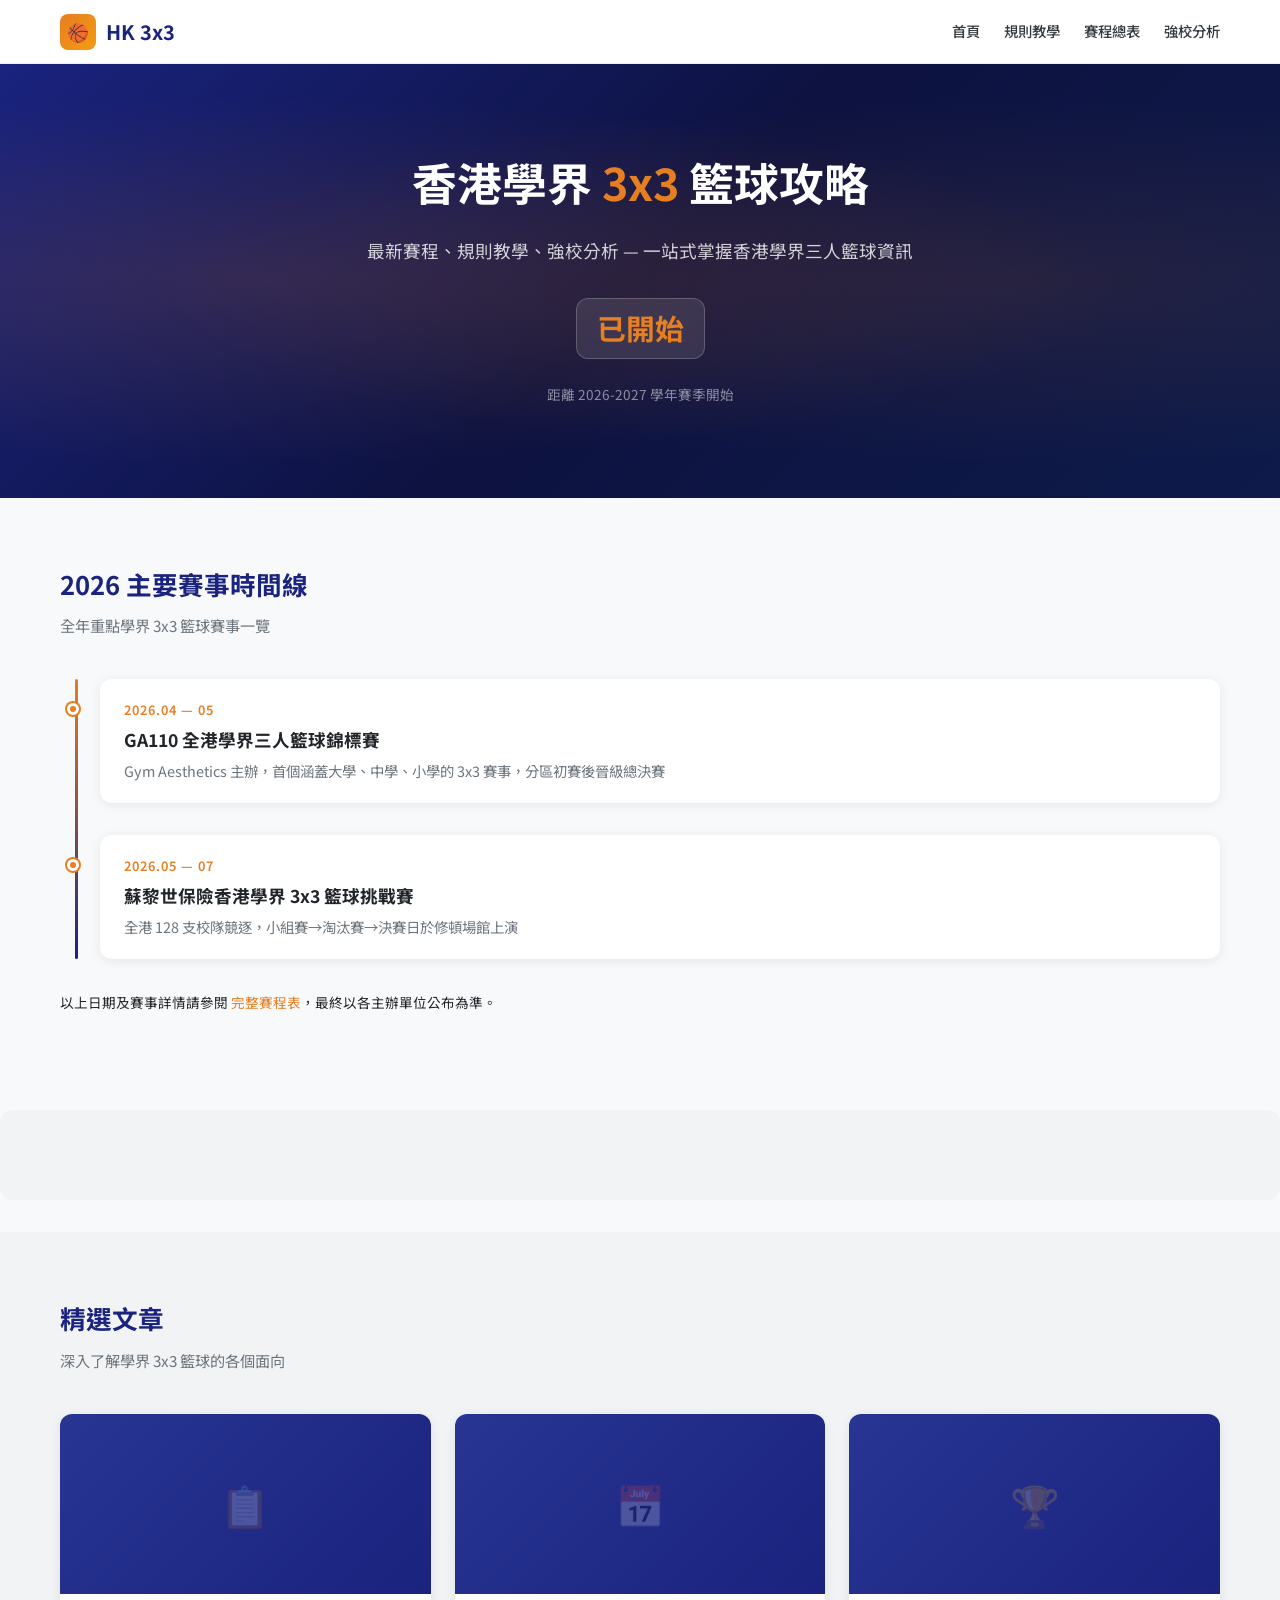
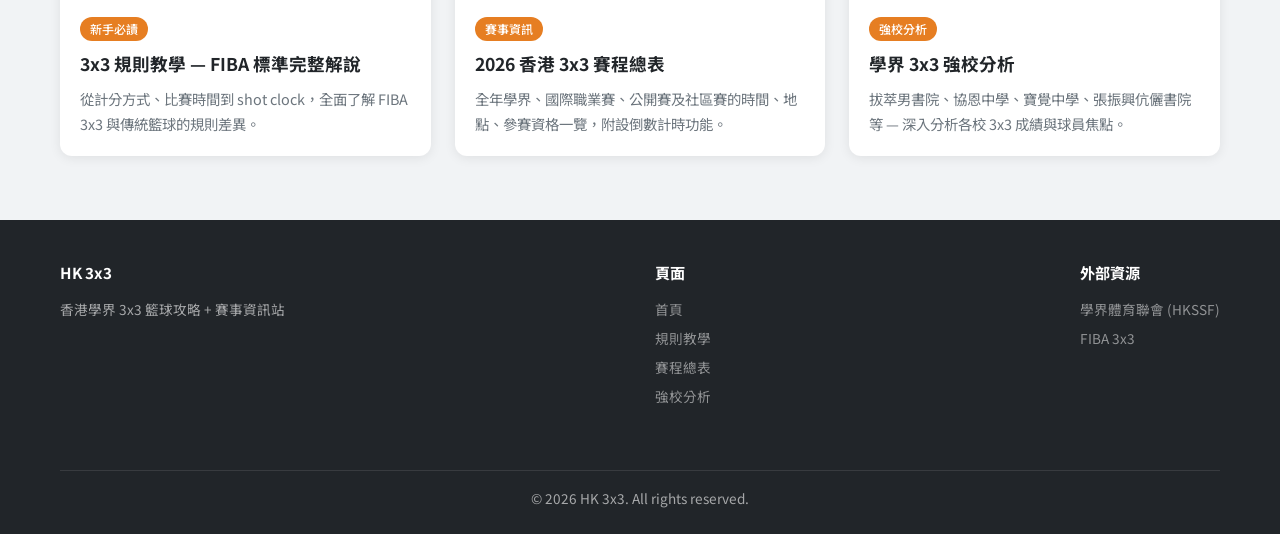
<file: index.html>
<!DOCTYPE html>
<html lang="zh-HK">
<head>
  <meta charset="UTF-8">
  <meta name="viewport" content="width=device-width, initial-scale=1.0">
  <title>香港學界 3x3 籃球攻略 | 賽事資訊站</title>
  <meta name="description" content="香港學界 3x3 籃球攻略 — 最新賽程、規則教學、強校分析，一站式學界籃球資訊平台。">
  <meta name="keywords" content="香港學界籃球,3x3 籃球,學界賽事,籃球攻略,三人籃球">
  <meta property="og:title" content="香港學界 3x3 籃球攻略">
  <meta property="og:description" content="最新賽程、規則教學、強校分析，一站式學界籃球資訊平台。">
  <meta property="og:type" content="website">
  <meta property="og:url" content="https://hk3x3.cubedhub.com/">
  <meta property="og:locale" content="zh_HK">
  <link rel="preconnect" href="https://fonts.googleapis.com">
  <link rel="preconnect" href="https://fonts.gstatic.com" crossorigin>
  <link href="https://fonts.googleapis.com/css2?family=Noto+Sans+TC:wght@400;500;600;700&display=swap" rel="stylesheet">
  <link rel="stylesheet" href="css/style.css">
  <link rel="canonical" href="https://hk3x3.cubedhub.com/">
  <!-- Google AdSense -->
  <meta name="google-adsense-account" content="ca-pub-4900630860092971">
  <!-- Google tag (gtag.js) -->
  <script async src="https://www.googletagmanager.com/gtag/js?id=G-132PFXDSM9"></script>
  <script>
    window.dataLayer = window.dataLayer || [];
    function gtag(){dataLayer.push(arguments);}
    gtag('js', new Date());
    gtag('config', 'G-132PFXDSM9');
  </script>
  <script async src="https://pagead2.googlesyndication.com/pagead/js/adsbygoogle.js?client=ca-pub-4900630860092971" crossorigin="anonymous"></script>
</head>
<body>

<header class="header">
  <div class="container">
    <a href="index.html" class="logo">
      <span class="logo-icon">🏀</span>
      <span>HK 3x3</span>
    </a>
    <button class="hamburger" aria-label="選單">
      <span></span><span></span><span></span>
    </button>
    <nav class="nav">
      <a href="index.html">首頁</a>
      <a href="articles/rules-guide.html">規則教學</a>
      <a href="articles/schedule-2026.html">賽程總表</a>
      <a href="articles/top-schools.html">強校分析</a>
    </nav>
  </div>
</header>

<section class="hero">
  <div class="container">
    <h1>香港學界 <span>3x3</span> 籃球攻略</h1>
    <p>最新賽程、規則教學、強校分析 — 一站式掌握香港學界三人籃球資訊</p>
    <div class="countdown-wrap" id="hero-countdown"></div>
    <p style="font-size:0.85rem;color:rgba(255,255,255,0.5);">距離 2026-2027 學年賽季開始</p>
  </div>
</section>

<section class="section" id="timeline">
  <div class="container">
    <h2 class="section-title reveal">2026 主要賽事時間線</h2>
    <p class="section-sub reveal">全年重點學界 3x3 籃球賽事一覽</p>
    <div class="timeline">
      <div class="timeline-item reveal">
        <div class="date">2026.04 — 05</div>
        <h3>GA110 全港學界三人籃球錦標賽</h3>
        <p>Gym Aesthetics 主辦，首個涵蓋大學、中學、小學的 3x3 賽事，分區初賽後晉級總決賽</p>
      </div>
      <div class="timeline-item reveal">
        <div class="date">2026.05 — 07</div>
        <h3>蘇黎世保險香港學界 3x3 籃球挑戰賽</h3>
        <p>全港 128 支校隊競逐，小組賽→淘汰賽→決賽日於修頓場館上演</p>
      </div>
    </div>
    <p style="font-size:0.85rem;color:var(--gray-500);margin-top:12px;">以上日期及賽事詳情請參閱 <a href="articles/schedule-2026.html">完整賽程表</a>，最終以各主辦單位公布為準。</p>
  </div>
</section>

<div class="ad-unit">
  <ins class="adsbygoogle"
       style="display:block"
       data-ad-client="ca-pub-4900630860092971"
       data-ad-slot="1234567890"
       data-ad-format="auto"
       data-full-width-responsive="true"></ins>
  <script>(adsbygoogle = window.adsbygoogle || []).push({});</script>
</div>

<section class="section" style="background:var(--gray-100);" id="articles">
  <div class="container">
    <h2 class="section-title reveal">精選文章</h2>
    <p class="section-sub reveal">深入了解學界 3x3 籃球的各個面向</p>
    <div class="card-grid">
      <a href="articles/rules-guide.html" class="card reveal">
        <div class="card-thumb">📋</div>
        <div class="card-body">
          <span class="tag">新手必讀</span>
          <h3>3x3 規則教學 — FIBA 標準完整解說</h3>
          <p>從計分方式、比賽時間到 shot clock，全面了解 FIBA 3x3 與傳統籃球的規則差異。</p>
        </div>
      </a>
      <a href="articles/schedule-2026.html" class="card reveal">
        <div class="card-thumb">📅</div>
        <div class="card-body">
          <span class="tag">賽事資訊</span>
          <h3>2026 香港 3x3 賽程總表</h3>
          <p>全年學界、國際職業賽、公開賽及社區賽的時間、地點、參賽資格一覽，附設倒數計時功能。</p>
        </div>
      </a>
      <a href="articles/top-schools.html" class="card reveal">
        <div class="card-thumb">🏆</div>
        <div class="card-body">
          <span class="tag">強校分析</span>
          <h3>學界 3x3 強校分析</h3>
          <p>拔萃男書院、協恩中學、寶覺中學、張振興伉儷書院等 — 深入分析各校 3x3 成績與球員焦點。</p>
        </div>
      </a>
    </div>
  </div>
</section>


<footer class="footer">
  <div class="container">
    <div class="footer-col">
      <h4>HK 3x3</h4>
      <p>香港學界 3x3 籃球攻略 + 賽事資訊站</p>
    </div>
    <div class="footer-col">
      <h4>頁面</h4>
      <a href="index.html">首頁</a>
      <a href="articles/rules-guide.html">規則教學</a>
      <a href="articles/schedule-2026.html">賽程總表</a>
      <a href="articles/top-schools.html">強校分析</a>
    </div>
    <div class="footer-col">
      <h4>外部資源</h4>
      <a href="http://www.hkssf.org.hk/" target="_blank" rel="noopener">學界體育聯會 (HKSSF)</a>
      <a href="https://fiba3x3.com/" target="_blank" rel="noopener">FIBA 3x3</a>
    </div>
    <div class="footer-bottom">
      &copy; 2026 HK 3x3. All rights reserved.
    </div>
  </div>
</footer>

<script src="js/main.js"></script>
</body>
</html>
</file>
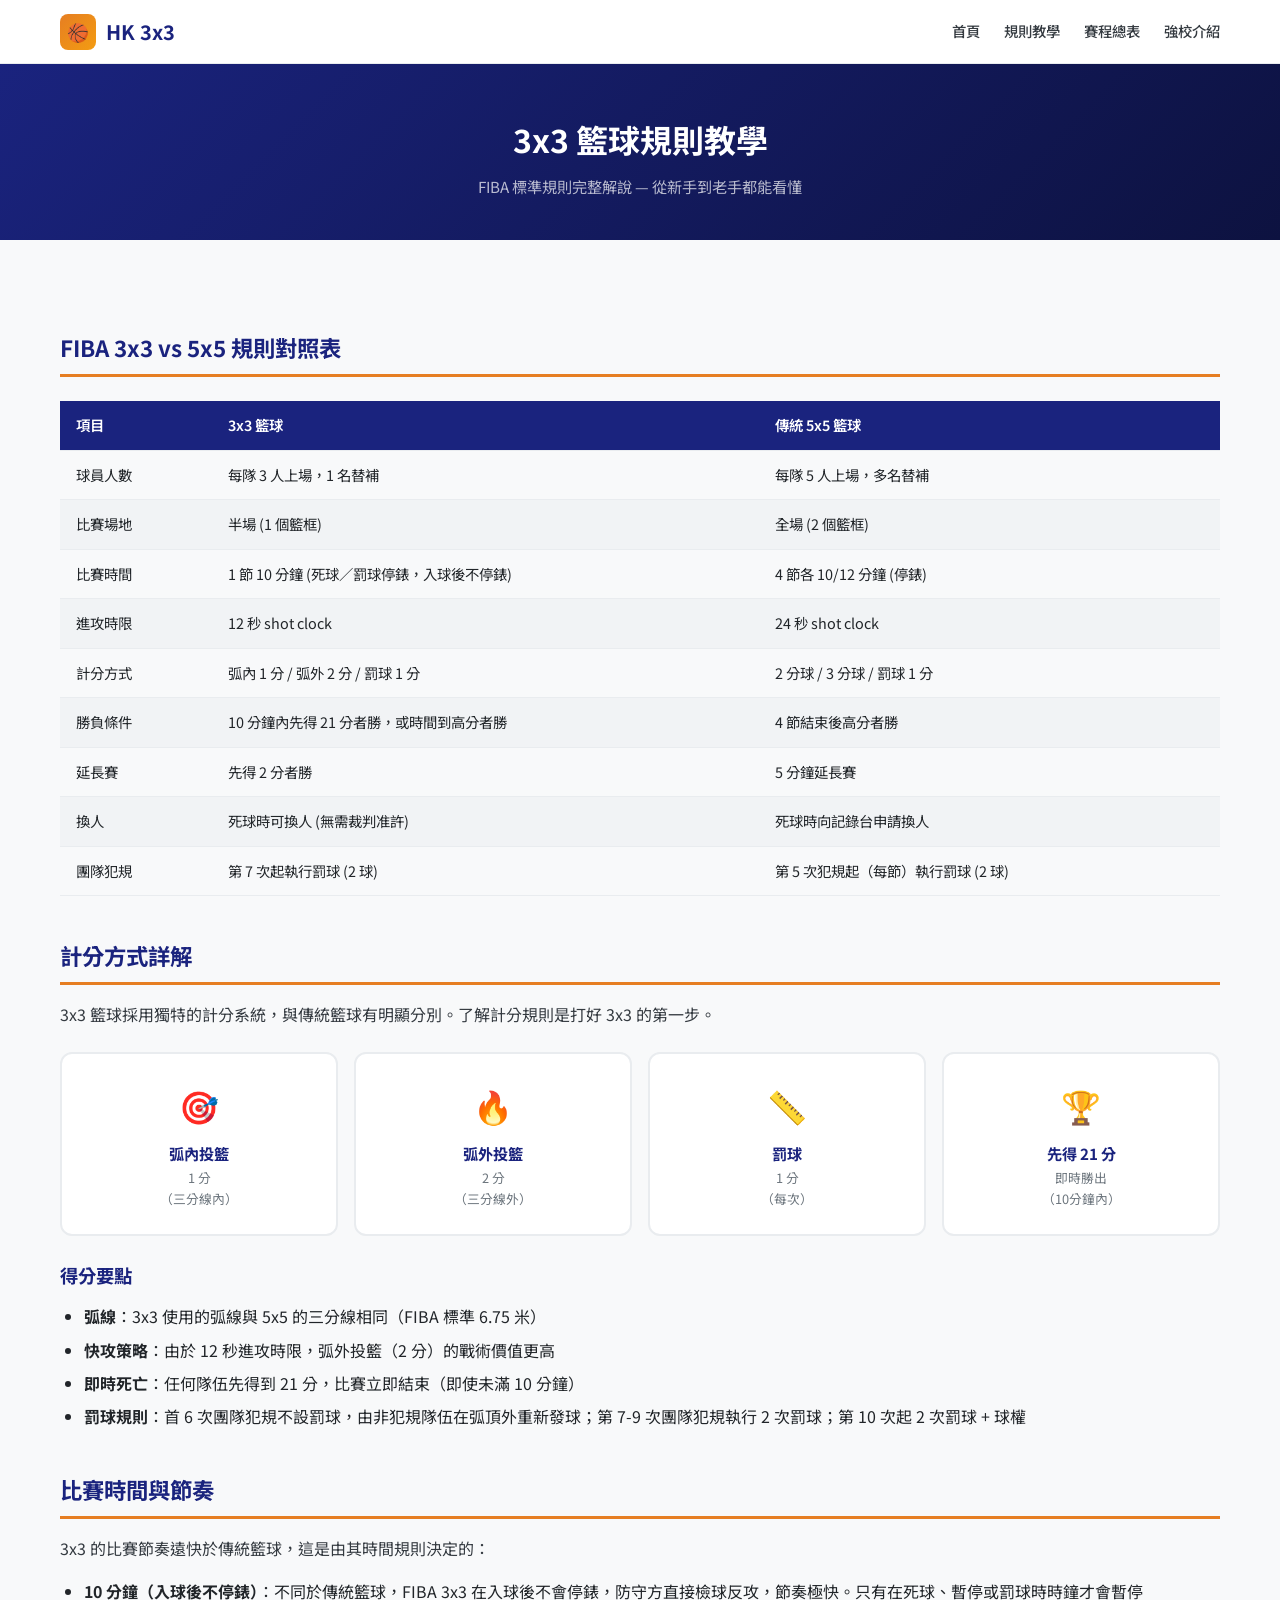
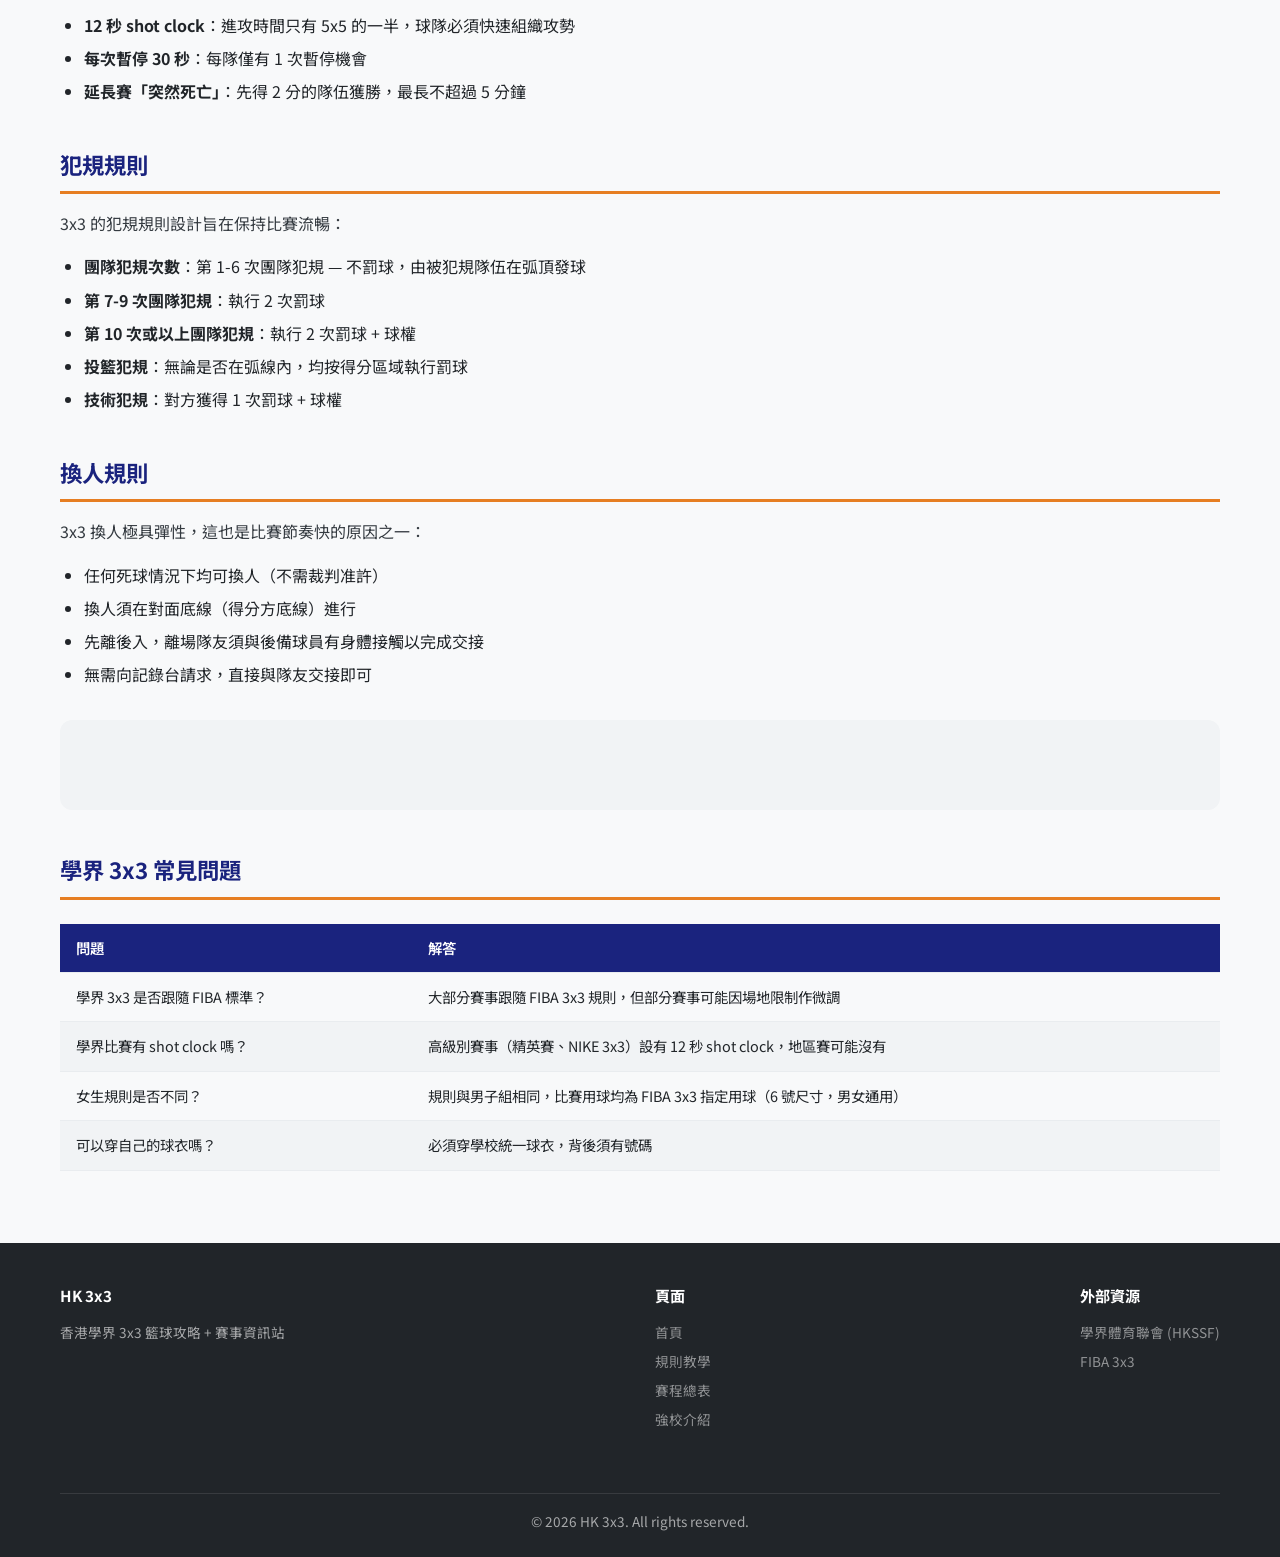
<file: articles/rules-guide.html>
<!DOCTYPE html>
<html lang="zh-HK">
<head>
  <meta charset="UTF-8">
  <meta name="viewport" content="width=device-width, initial-scale=1.0">
  <title>3x3 規則教學 — FIBA 標準完整解說 | 香港學界 3x3 籃球攻略</title>
  <meta name="description" content="完整 FIBA 3x3 籃球規則解說：計分方式、比賽時間、shot clock、換人規則，與傳統 5x5 的全面對比。">
  <meta name="keywords" content="3x3 規則,FIBA 3x3,三人籃球規則,學界籃球規則,籃球教學">
  <meta property="og:title" content="3x3 規則教學 — FIBA 標準完整解說">
  <meta property="og:description" content="完整 FIBA 3x3 籃球規則解說，與傳統 5x5 的全面對比。">
  <meta property="og:type" content="article">
  <meta property="og:url" content="https://hk3x3.cubedhub.com/articles/rules-guide.html">
  <meta property="og:locale" content="zh_HK">
  <link rel="preconnect" href="https://fonts.googleapis.com">
  <link rel="preconnect" href="https://fonts.gstatic.com" crossorigin>
  <link href="https://fonts.googleapis.com/css2?family=Noto+Sans+TC:wght@400;500;600;700&display=swap" rel="stylesheet">
  <link rel="stylesheet" href="../css/style.css">
  <link rel="canonical" href="https://hk3x3.cubedhub.com/articles/rules-guide.html">
  <!-- Google AdSense -->
  <meta name="google-adsense-account" content="ca-pub-4900630860092971">
  <!-- Google tag (gtag.js) -->
  <script async src="https://www.googletagmanager.com/gtag/js?id=G-132PFXDSM9"></script>
  <script>
    window.dataLayer = window.dataLayer || [];
    function gtag(){dataLayer.push(arguments);}
    gtag('js', new Date());
    gtag('config', 'G-132PFXDSM9');
  </script>
  <script async src="https://pagead2.googlesyndication.com/pagead/js/adsbygoogle.js?client=ca-pub-4900630860092971" crossorigin="anonymous"></script>
</head>
<body>

<header class="header">
  <div class="container">
    <a href="../index.html" class="logo">
      <span class="logo-icon">🏀</span>
      <span>HK 3x3</span>
    </a>
    <button class="hamburger" aria-label="選單">
      <span></span><span></span><span></span>
    </button>
    <nav class="nav">
      <a href="../index.html">首頁</a>
      <a href="rules-guide.html">規則教學</a>
      <a href="schedule-2026.html">賽程總表</a>
      <a href="top-schools.html">強校介紹</a>
    </nav>
  </div>
</header>

<section class="page-header">
  <div class="container">
    <h1>3x3 籃球規則教學</h1>
    <p>FIBA 標準規則完整解說 — 從新手到老手都能看懂</p>
  </div>
</section>

<section class="content">
  <div class="container">

    <h2>FIBA 3x3 vs 5x5 規則對照表</h2>
    <div class="table-wrap">
      <table>
        <thead>
          <tr><th>項目</th><th>3x3 籃球</th><th>傳統 5x5 籃球</th></tr>
        </thead>
        <tbody>
          <tr><td>球員人數</td><td>每隊 3 人上場，1 名替補</td><td>每隊 5 人上場，多名替補</td></tr>
          <tr><td>比賽場地</td><td>半場 (1 個籃框)</td><td>全場 (2 個籃框)</td></tr>
          <tr><td>比賽時間</td><td>1 節 10 分鐘 (死球／罰球停錶，入球後不停錶)</td><td>4 節各 10/12 分鐘 (停錶)</td></tr>
          <tr><td>進攻時限</td><td>12 秒 shot clock</td><td>24 秒 shot clock</td></tr>
          <tr><td>計分方式</td><td>弧內 1 分 / 弧外 2 分 / 罰球 1 分</td><td>2 分球 / 3 分球 / 罰球 1 分</td></tr>
          <tr><td>勝負條件</td><td>10 分鐘內先得 21 分者勝，或時間到高分者勝</td><td>4 節結束後高分者勝</td></tr>
          <tr><td>延長賽</td><td>先得 2 分者勝</td><td>5 分鐘延長賽</td></tr>
          <tr><td>換人</td><td>死球時可換人 (無需裁判准許)</td><td>死球時向記錄台申請換人</td></tr>
          <tr><td>團隊犯規</td><td>第 7 次起執行罰球 (2 球)</td><td>第 5 次犯規起（每節）執行罰球 (2 球)</td></tr>
        </tbody>
      </table>
    </div>

    <h2>計分方式詳解</h2>
    <p>3x3 籃球採用獨特的計分系統，與傳統籃球有明顯分別。了解計分規則是打好 3x3 的第一步。</p>

    <div class="diagram">
      <div class="diagram-item">
        <div class="icon">🎯</div>
        <h4>弧內投籃</h4>
        <p>1 分<br>（三分線內）</p>
      </div>
      <div class="diagram-item">
        <div class="icon">🔥</div>
        <h4>弧外投籃</h4>
        <p>2 分<br>（三分線外）</p>
      </div>
      <div class="diagram-item">
        <div class="icon">📏</div>
        <h4>罰球</h4>
        <p>1 分<br>（每次）</p>
      </div>
      <div class="diagram-item">
        <div class="icon">🏆</div>
        <h4>先得 21 分</h4>
        <p>即時勝出<br>（10分鐘內）</p>
      </div>
    </div>

    <h3>得分要點</h3>
    <ul>
      <li><strong>弧線</strong>：3x3 使用的弧線與 5x5 的三分線相同（FIBA 標準 6.75 米）</li>
      <li><strong>快攻策略</strong>：由於 12 秒進攻時限，弧外投籃（2 分）的戰術價值更高</li>
      <li><strong>即時死亡</strong>：任何隊伍先得到 21 分，比賽立即結束（即使未滿 10 分鐘）</li>
      <li><strong>罰球規則</strong>：首 6 次團隊犯規不設罰球，由非犯規隊伍在弧頂外重新發球；第 7-9 次團隊犯規執行 2 次罰球；第 10 次起 2 次罰球 + 球權</li>
    </ul>

    <h2>比賽時間與節奏</h2>
    <p>3x3 的比賽節奏遠快於傳統籃球，這是由其時間規則決定的：</p>
    <ul>
      <li><strong>10 分鐘（入球後不停錶）</strong>：不同於傳統籃球，FIBA 3x3 在入球後不會停錶，防守方直接檢球反攻，節奏極快。只有在死球、暫停或罰球時時鐘才會暫停</li>
      <li><strong>12 秒 shot clock</strong>：進攻時間只有 5x5 的一半，球隊必須快速組織攻勢</li>
      <li><strong>每次暫停 30 秒</strong>：每隊僅有 1 次暫停機會</li>
      <li><strong>延長賽「突然死亡」</strong>：先得 2 分的隊伍獲勝，最長不超過 5 分鐘</li>
    </ul>

    <h2>犯規規則</h2>
    <p>3x3 的犯規規則設計旨在保持比賽流暢：</p>
    <ul>
      <li><strong>團隊犯規次數</strong>：第 1-6 次團隊犯規 — 不罰球，由被犯規隊伍在弧頂發球</li>
      <li><strong>第 7-9 次團隊犯規</strong>：執行 2 次罰球</li>
      <li><strong>第 10 次或以上團隊犯規</strong>：執行 2 次罰球 + 球權</li>
      <li><strong>投籃犯規</strong>：無論是否在弧線內，均按得分區域執行罰球</li>
      <li><strong>技術犯規</strong>：對方獲得 1 次罰球 + 球權</li>
    </ul>

    <h2>換人規則</h2>
    <p>3x3 換人極具彈性，這也是比賽節奏快的原因之一：</p>
    <ul>
      <li>任何死球情況下均可換人（不需裁判准許）</li>
      <li>換人須在對面底線（得分方底線）進行</li>
      <li>先離後入，離場隊友須與後備球員有身體接觸以完成交接</li>
      <li>無需向記錄台請求，直接與隊友交接即可</li>
    </ul>

    <div class="ad-unit">
      <ins class="adsbygoogle"
           style="display:block"
           data-ad-client="ca-pub-4900630860092971"
           data-ad-slot="1234567890"
           data-ad-format="auto"
           data-full-width-responsive="true"></ins>
      <script>(adsbygoogle = window.adsbygoogle || []).push({});</script>
    </div>

    <h2>學界 3x3 常見問題</h2>
    <div class="table-wrap">
      <table>
        <thead>
          <tr><th>問題</th><th>解答</th></tr>
        </thead>
        <tbody>
          <tr><td>學界 3x3 是否跟隨 FIBA 標準？</td><td>大部分賽事跟隨 FIBA 3x3 規則，但部分賽事可能因場地限制作微調</td></tr>
          <tr><td>學界比賽有 shot clock 嗎？</td><td>高級別賽事（精英賽、NIKE 3x3）設有 12 秒 shot clock，地區賽可能沒有</td></tr>
          <tr><td>女生規則是否不同？</td><td>規則與男子組相同，比賽用球均為 FIBA 3x3 指定用球（6 號尺寸，男女通用）</td></tr>
          <tr><td>可以穿自己的球衣嗎？</td><td>必須穿學校統一球衣，背後須有號碼</td></tr>
        </tbody>
      </table>
    </div>

  </div>
</section>

<footer class="footer">
  <div class="container">
    <div class="footer-col">
      <h4>HK 3x3</h4>
      <p>香港學界 3x3 籃球攻略 + 賽事資訊站</p>
    </div>
    <div class="footer-col">
      <h4>頁面</h4>
      <a href="../index.html">首頁</a>
      <a href="rules-guide.html">規則教學</a>
      <a href="schedule-2026.html">賽程總表</a>
      <a href="top-schools.html">強校介紹</a>
    </div>
    <div class="footer-col">
      <h4>外部資源</h4>
      <a href="http://www.hkssf.org.hk/" target="_blank" rel="noopener">學界體育聯會 (HKSSF)</a>
      <a href="https://fiba3x3.com/" target="_blank" rel="noopener">FIBA 3x3</a>
    </div>
    <div class="footer-bottom">
      &copy; 2026 HK 3x3. All rights reserved.
    </div>
  </div>
</footer>

<script src="../js/main.js"></script>
</body>
</html>
</file>
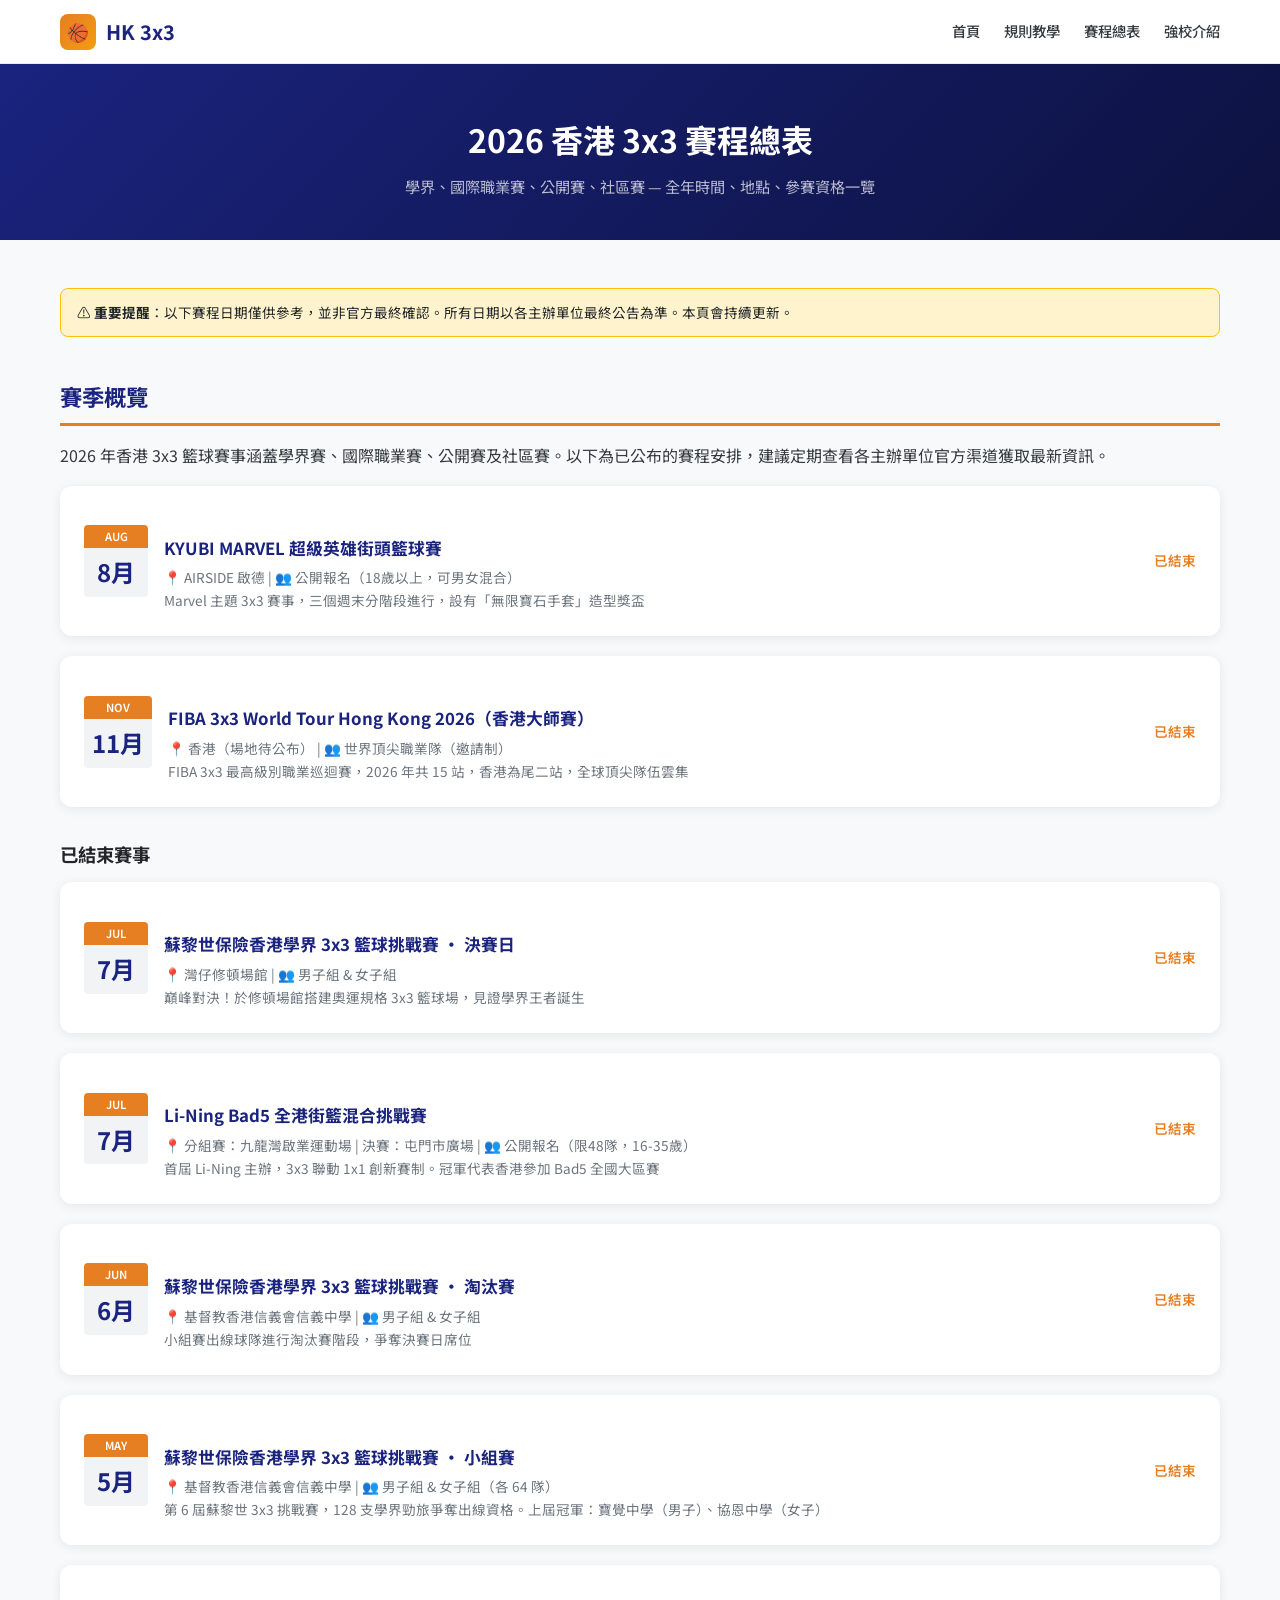
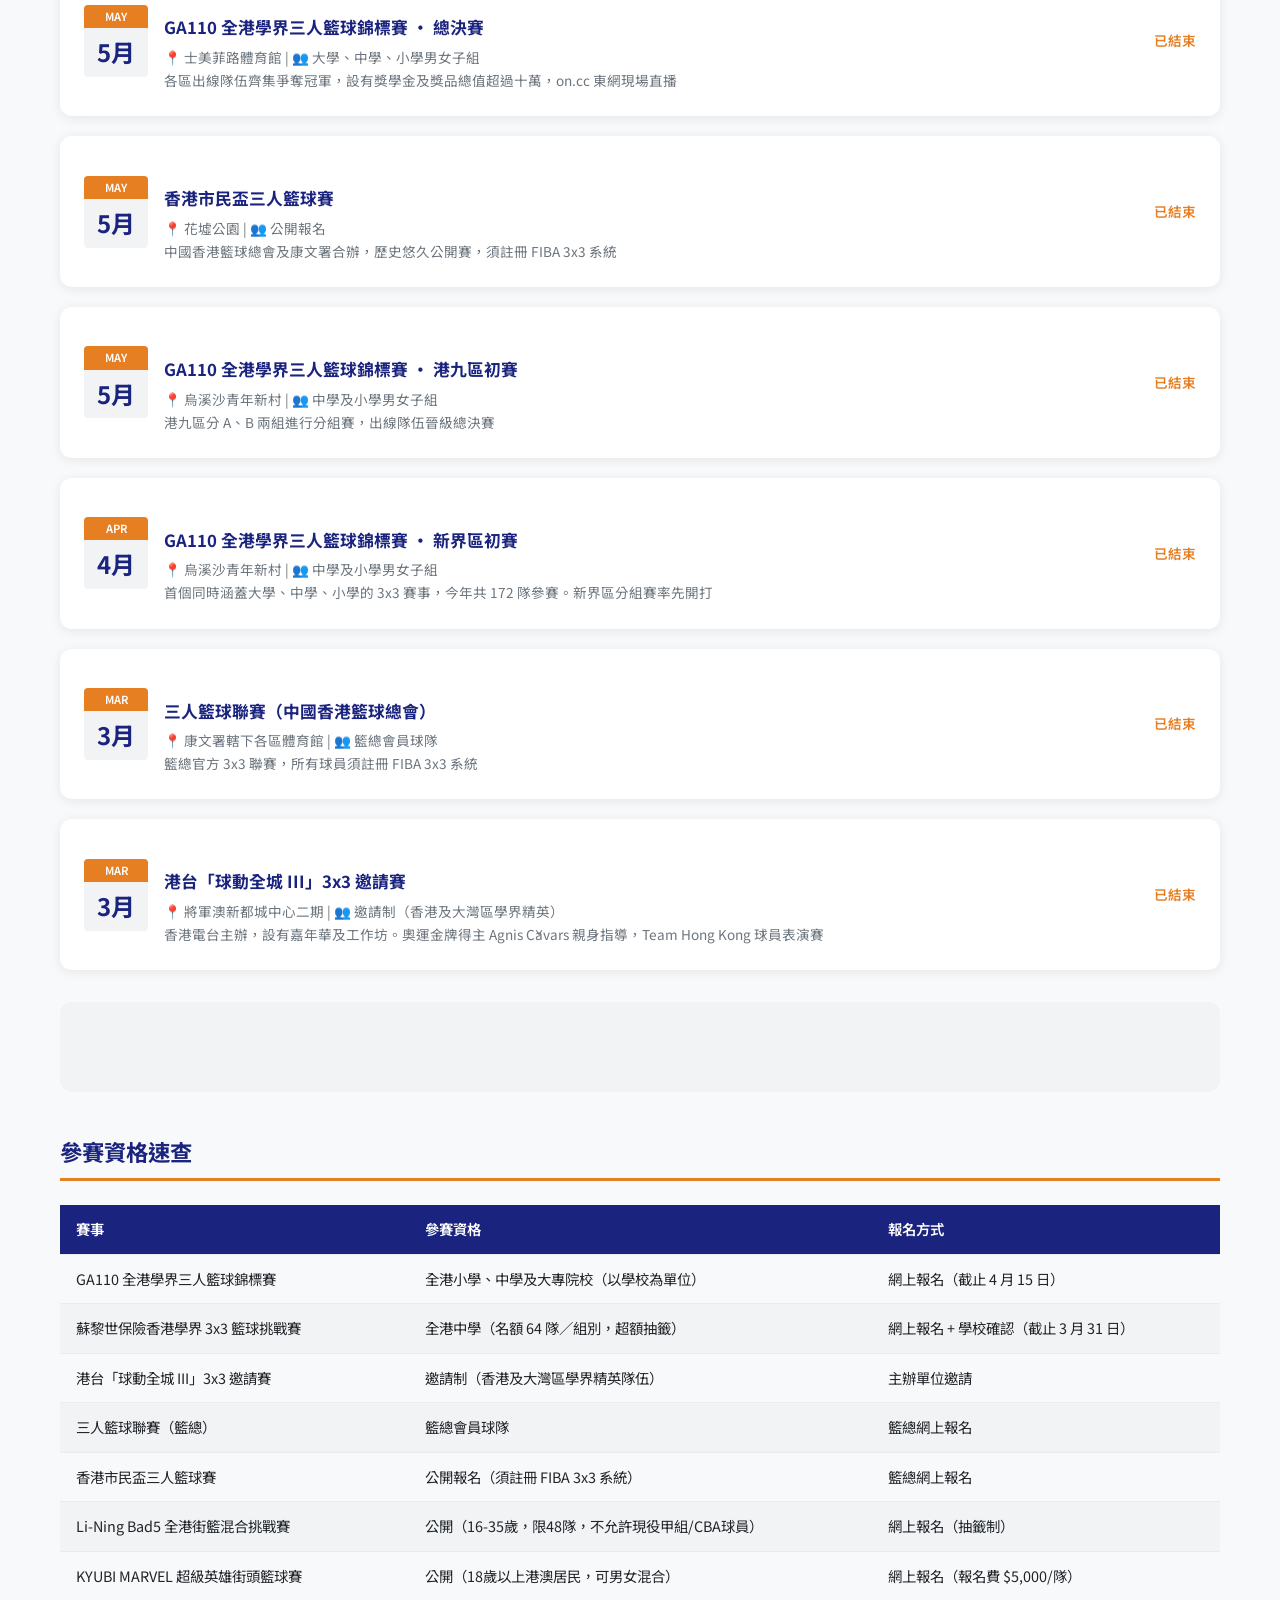
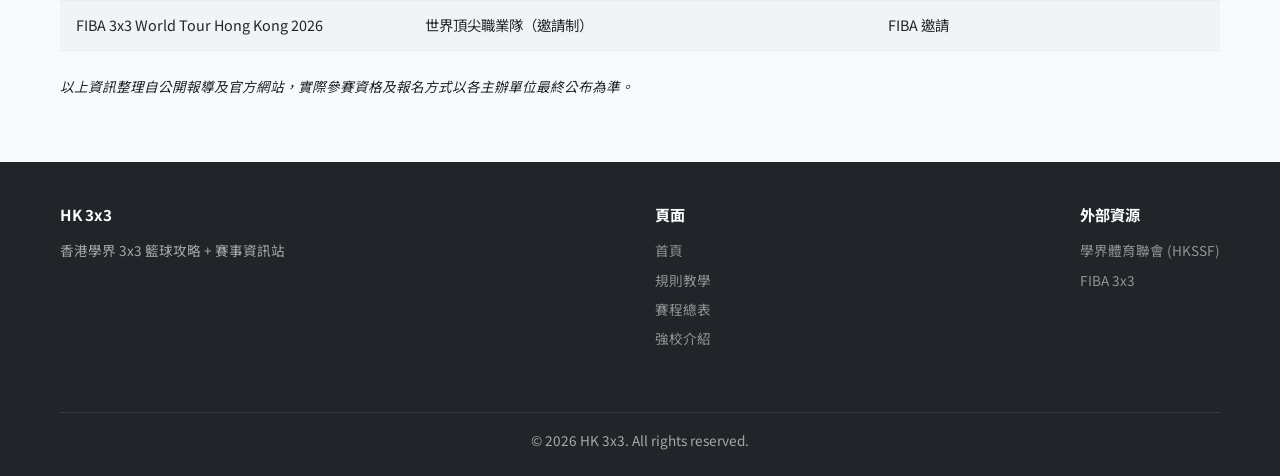
<file: articles/schedule-2026.html>
<!DOCTYPE html>
<html lang="zh-HK">
<head>
  <meta charset="UTF-8">
  <meta name="viewport" content="width=device-width, initial-scale=1.0">
  <title>2026 香港 3x3 賽程總表 — 學界、公開賽、國際賽 | 香港 3x3 籃球攻略</title>
  <meta name="description" content="2026 年香港 3x3 籃球全年賽程總表，涵蓋學界賽（蘇黎世、GA110）、國際賽（FIBA World Tour）、公開賽（Li-Ning Bad5、市民盃）、社區賽等。">
  <meta name="keywords" content="3x3 賽程,香港 3x3 籃球,學界 3x3,公開賽 3x3,FIBA 3x3 香港,街籃 3x3">
  <meta property="og:title" content="2026 香港 3x3 賽程總表">
  <meta property="og:description" content="2026 年香港 3x3 籃球全年賽程：學界賽、國際賽、公開賽、社區賽一覽，附倒數計時。">
  <meta property="og:type" content="article">
  <meta property="og:url" content="https://hk3x3.cubedhub.com/articles/schedule-2026.html">
  <meta property="og:locale" content="zh_HK">
  <link rel="preconnect" href="https://fonts.googleapis.com">
  <link rel="preconnect" href="https://fonts.gstatic.com" crossorigin>
  <link href="https://fonts.googleapis.com/css2?family=Noto+Sans+TC:wght@400;500;600;700&display=swap" rel="stylesheet">
  <link rel="stylesheet" href="../css/style.css">
  <link rel="canonical" href="https://hk3x3.cubedhub.com/articles/schedule-2026.html">
  <!-- Google AdSense -->
  <meta name="google-adsense-account" content="ca-pub-4900630860092971">
  <!-- Google tag (gtag.js) -->
  <script async src="https://www.googletagmanager.com/gtag/js?id=G-132PFXDSM9"></script>
  <script>
    window.dataLayer = window.dataLayer || [];
    function gtag(){dataLayer.push(arguments);}
    gtag('js', new Date());
    gtag('config', 'G-132PFXDSM9');
  </script>
  <script async src="https://pagead2.googlesyndication.com/pagead/js/adsbygoogle.js?client=ca-pub-4900630860092971" crossorigin="anonymous"></script>
</head>
<body>

<header class="header">
  <div class="container">
    <a href="../index.html" class="logo">
      <span class="logo-icon">🏀</span>
      <span>HK 3x3</span>
    </a>
    <button class="hamburger" aria-label="選單">
      <span></span><span></span><span></span>
    </button>
    <nav class="nav">
      <a href="../index.html">首頁</a>
      <a href="rules-guide.html">規則教學</a>
      <a href="schedule-2026.html">賽程總表</a>
      <a href="top-schools.html">強校介紹</a>
    </nav>
  </div>
</header>

<section class="page-header">
  <div class="container">
    <h1>2026 香港 3x3 賽程總表</h1>
    <p>學界、國際職業賽、公開賽、社區賽 — 全年時間、地點、參賽資格一覽</p>
  </div>
</section>

<section class="content">
  <div class="container">

    <div style="background:#fff3cd;border:1px solid #ffc107;border-radius:8px;padding:12px 16px;font-size:0.85rem;margin-bottom:20px;">
      ⚠️ <strong>重要提醒</strong>：以下賽程日期僅供參考，並非官方最終確認。所有日期以各主辦單位最終公告為準。本頁會持續更新。
    </div>

    <h2>賽季概覽</h2>
    <p>2026 年香港 3x3 籃球賽事涵蓋學界賽、國際職業賽、公開賽及社區賽。以下為已公布的賽程安排，建議定期查看各主辦單位官方渠道獲取最新資訊。</p>

    <div class="event-card reveal">
      <div class="event-date">
        <span class="month">Aug</span>
        <span class="day">8月</span>
      </div>
      <div class="event-info">
        <h3>KYUBI MARVEL 超級英雄街頭籃球賽</h3>
        <p>📍 AIRSIDE 啟德 | 👥 公開報名（18歲以上，可男女混合）</p>
        <p>Marvel 主題 3x3 賽事，三個週末分階段進行，設有「無限寶石手套」造型獎盃</p>
      </div>
      <div class="event-countdown" data-date="2026-08-01T10:00:00+08:00">—</div>
    </div>

    <div class="event-card reveal">
      <div class="event-date">
        <span class="month">Nov</span>
        <span class="day">11月</span>
      </div>
      <div class="event-info">
        <h3>FIBA 3x3 World Tour Hong Kong 2026（香港大師賽）</h3>
        <p>📍 香港（場地待公布） | 👥 世界頂尖職業隊（邀請制）</p>
        <p>FIBA 3x3 最高級別職業巡迴賽，2026 年共 15 站，香港為尾二站，全球頂尖隊伍雲集</p>
      </div>
      <div class="event-countdown" data-date="2026-11-28T10:00:00+08:00">—</div>
    </div>

    <h3 style="margin:32px 0 12px;color:var(--gray-500);">已結束賽事</h3>

    <div class="event-card reveal">
      <div class="event-date">
        <span class="month">Jul</span>
        <span class="day">7月</span>
      </div>
      <div class="event-info">
        <h3>蘇黎世保險香港學界 3x3 籃球挑戰賽 • 決賽日</h3>
        <p>📍 灣仔修頓場館 | 👥 男子組 &amp; 女子組</p>
        <p>巔峰對決！於修頓場館搭建奧運規格 3x3 籃球場，見證學界王者誕生</p>
      </div>
      <div class="event-countdown" data-date="2026-07-12T09:00:00+08:00">—</div>
    </div>

    <div class="event-card reveal">
      <div class="event-date">
        <span class="month">Jul</span>
        <span class="day">7月</span>
      </div>
      <div class="event-info">
        <h3>Li-Ning Bad5 全港街籃混合挑戰賽</h3>
        <p>📍 分組賽：九龍灣啟業運動場 | 決賽：屯門市廣場 | 👥 公開報名（限48隊，16-35歲）</p>
        <p>首屆 Li-Ning 主辦，3x3 聯動 1x1 創新賽制。冠軍代表香港參加 Bad5 全國大區賽</p>
      </div>
      <div class="event-countdown" data-date="2026-07-04T09:00:00+08:00">—</div>
    </div>

    <div class="event-card reveal">
      <div class="event-date">
        <span class="month">Jun</span>
        <span class="day">6月</span>
      </div>
      <div class="event-info">
        <h3>蘇黎世保險香港學界 3x3 籃球挑戰賽 • 淘汰賽</h3>
        <p>📍 基督教香港信義會信義中學 | 👥 男子組 &amp; 女子組</p>
        <p>小組賽出線球隊進行淘汰賽階段，爭奪決賽日席位</p>
      </div>
      <div class="event-countdown" data-date="2026-06-27T09:00:00+08:00">—</div>
    </div>

    <div class="event-card reveal">
      <div class="event-date">
        <span class="month">May</span>
        <span class="day">5月</span>
      </div>
      <div class="event-info">
        <h3>蘇黎世保險香港學界 3x3 籃球挑戰賽 • 小組賽</h3>
        <p>📍 基督教香港信義會信義中學 | 👥 男子組 &amp; 女子組（各 64 隊）</p>
        <p>第 6 屆蘇黎世 3x3 挑戰賽，128 支學界勁旅爭奪出線資格。上屆冠軍：寶覺中學（男子）、協恩中學（女子）</p>
      </div>
      <div class="event-countdown" data-date="2026-05-16T09:00:00+08:00">—</div>
    </div>

    <div class="event-card reveal">
      <div class="event-date">
        <span class="month">May</span>
        <span class="day">5月</span>
      </div>
      <div class="event-info">
        <h3>GA110 全港學界三人籃球錦標賽 • 總決賽</h3>
        <p>📍 士美菲路體育館 | 👥 大學、中學、小學男女子組</p>
        <p>各區出線隊伍齊集爭奪冠軍，設有獎學金及獎品總值超過十萬，on.cc 東網現場直播</p>
      </div>
      <div class="event-countdown" data-date="2026-05-10T08:00:00+08:00">—</div>
    </div>

    <div class="event-card reveal">
      <div class="event-date">
        <span class="month">May</span>
        <span class="day">5月</span>
      </div>
      <div class="event-info">
        <h3>香港市民盃三人籃球賽</h3>
        <p>📍 花墟公園 | 👥 公開報名</p>
        <p>中國香港籃球總會及康文署合辦，歷史悠久公開賽，須註冊 FIBA 3x3 系統</p>
      </div>
      <div class="event-countdown" data-date="2026-05-03T09:00:00+08:00">—</div>
    </div>

    <div class="event-card reveal">
      <div class="event-date">
        <span class="month">May</span>
        <span class="day">5月</span>
      </div>
      <div class="event-info">
        <h3>GA110 全港學界三人籃球錦標賽 • 港九區初賽</h3>
        <p>📍 烏溪沙青年新村 | 👥 中學及小學男女子組</p>
        <p>港九區分 A、B 兩組進行分組賽，出線隊伍晉級總決賽</p>
      </div>
      <div class="event-countdown" data-date="2026-05-02T08:00:00+08:00">—</div>
    </div>

    <div class="event-card reveal">
      <div class="event-date">
        <span class="month">Apr</span>
        <span class="day">4月</span>
      </div>
      <div class="event-info">
        <h3>GA110 全港學界三人籃球錦標賽 • 新界區初賽</h3>
        <p>📍 烏溪沙青年新村 | 👥 中學及小學男女子組</p>
        <p>首個同時涵蓋大學、中學、小學的 3x3 賽事，今年共 172 隊參賽。新界區分組賽率先開打</p>
      </div>
      <div class="event-countdown" data-date="2026-04-26T08:00:00+08:00">—</div>
    </div>

    <div class="event-card reveal">
      <div class="event-date">
        <span class="month">Mar</span>
        <span class="day">3月</span>
      </div>
      <div class="event-info">
        <h3>三人籃球聯賽（中國香港籃球總會）</h3>
        <p>📍 康文署轄下各區體育館 | 👥 籃總會員球隊</p>
        <p>籃總官方 3x3 聯賽，所有球員須註冊 FIBA 3x3 系統</p>
      </div>
      <div class="event-countdown" data-date="2026-03-14T09:00:00+08:00">—</div>
    </div>

    <div class="event-card reveal">
      <div class="event-date">
        <span class="month">Mar</span>
        <span class="day">3月</span>
      </div>
      <div class="event-info">
        <h3>港台「球動全城 III」3x3 邀請賽</h3>
        <p>📍 將軍澳新都城中心二期 | 👥 邀請制（香港及大灣區學界精英）</p>
        <p>香港電台主辦，設有嘉年華及工作坊。奧運金牌得主 Agnis Čavars 親身指導，Team Hong Kong 球員表演賽</p>
      </div>
      <div class="event-countdown" data-date="2026-03-07T10:00:00+08:00">—</div>
    </div>

    <div class="ad-unit">
      <ins class="adsbygoogle"
           style="display:block"
           data-ad-client="ca-pub-4900630860092971"
           data-ad-slot="1234567890"
           data-ad-format="auto"
           data-full-width-responsive="true"></ins>
      <script>(adsbygoogle = window.adsbygoogle || []).push({});</script>
    </div>

    <h2>參賽資格速查</h2>
    <div class="table-wrap">
      <table>
        <thead>
          <tr><th>賽事</th><th>參賽資格</th><th>報名方式</th></tr>
        </thead>
        <tbody>
          <tr><td>GA110 全港學界三人籃球錦標賽</td><td>全港小學、中學及大專院校（以學校為單位）</td><td>網上報名（截止 4 月 15 日）</td></tr>
          <tr><td>蘇黎世保險香港學界 3x3 籃球挑戰賽</td><td>全港中學（名額 64 隊／組別，超額抽籤）</td><td>網上報名 + 學校確認（截止 3 月 31 日）</td></tr>
          <tr><td>港台「球動全城 III」3x3 邀請賽</td><td>邀請制（香港及大灣區學界精英隊伍）</td><td>主辦單位邀請</td></tr>
          <tr><td>三人籃球聯賽（籃總）</td><td>籃總會員球隊</td><td>籃總網上報名</td></tr>
          <tr><td>香港市民盃三人籃球賽</td><td>公開報名（須註冊 FIBA 3x3 系統）</td><td>籃總網上報名</td></tr>
          <tr><td>Li-Ning Bad5 全港街籃混合挑戰賽</td><td>公開（16-35歲，限48隊，不允許現役甲組/CBA球員）</td><td>網上報名（抽籤制）</td></tr>
          <tr><td>KYUBI MARVEL 超級英雄街頭籃球賽</td><td>公開（18歲以上港澳居民，可男女混合）</td><td>網上報名（報名費 $5,000/隊）</td></tr>
          <tr><td>FIBA 3x3 World Tour Hong Kong 2026</td><td>世界頂尖職業隊（邀請制）</td><td>FIBA 邀請</td></tr>
        </tbody>
      </table>
    </div>
    <p style="font-size:0.85rem;color:var(--gray-500);font-style:italic;">以上資訊整理自公開報導及官方網站，實際參賽資格及報名方式以各主辦單位最終公布為準。</p>

  </div>
</section>

<footer class="footer">
  <div class="container">
    <div class="footer-col">
      <h4>HK 3x3</h4>
      <p>香港學界 3x3 籃球攻略 + 賽事資訊站</p>
    </div>
    <div class="footer-col">
      <h4>頁面</h4>
      <a href="../index.html">首頁</a>
      <a href="rules-guide.html">規則教學</a>
      <a href="schedule-2026.html">賽程總表</a>
      <a href="top-schools.html">強校介紹</a>
    </div>
    <div class="footer-col">
      <h4>外部資源</h4>
      <a href="http://www.hkssf.org.hk/" target="_blank" rel="noopener">學界體育聯會 (HKSSF)</a>
      <a href="https://fiba3x3.com/" target="_blank" rel="noopener">FIBA 3x3</a>
    </div>
    <div class="footer-bottom">
      &copy; 2026 HK 3x3. All rights reserved.
    </div>
  </div>
</footer>

<script src="../js/main.js"></script>
</body>
</html>
</file>
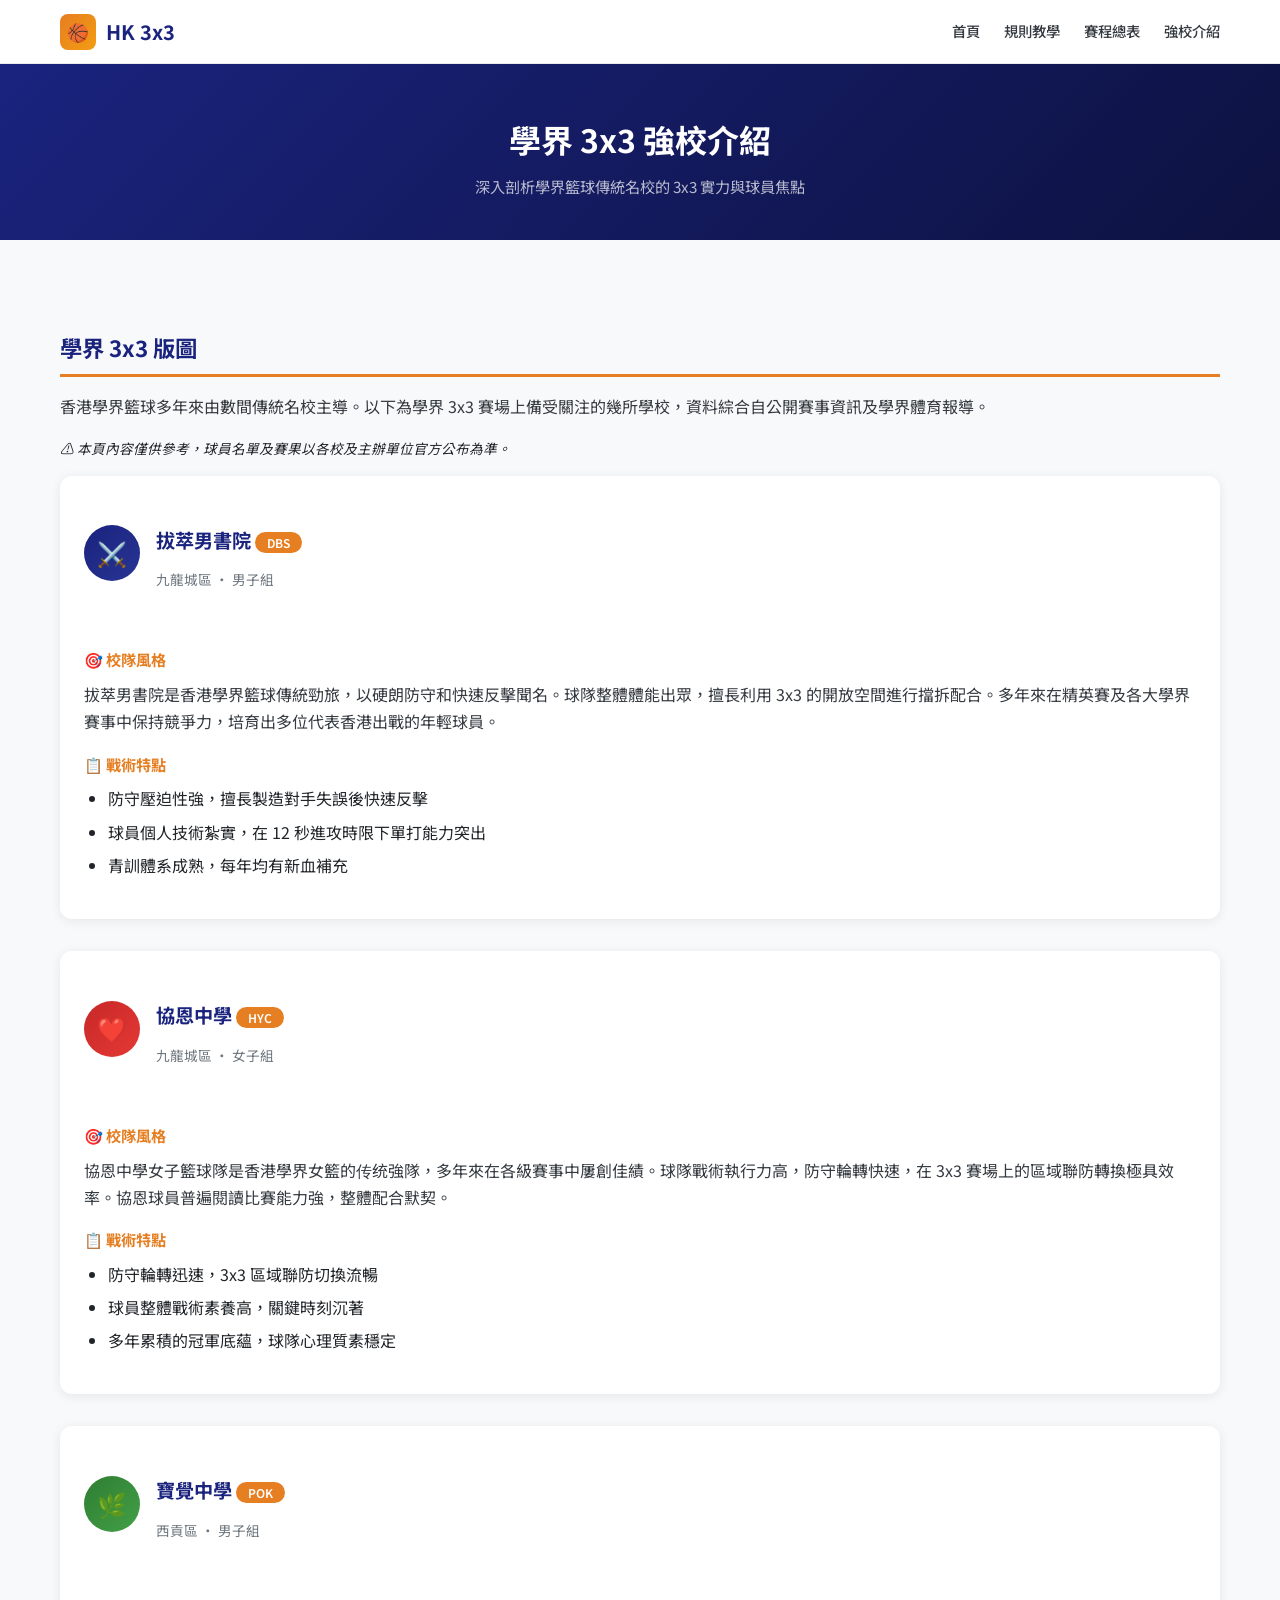
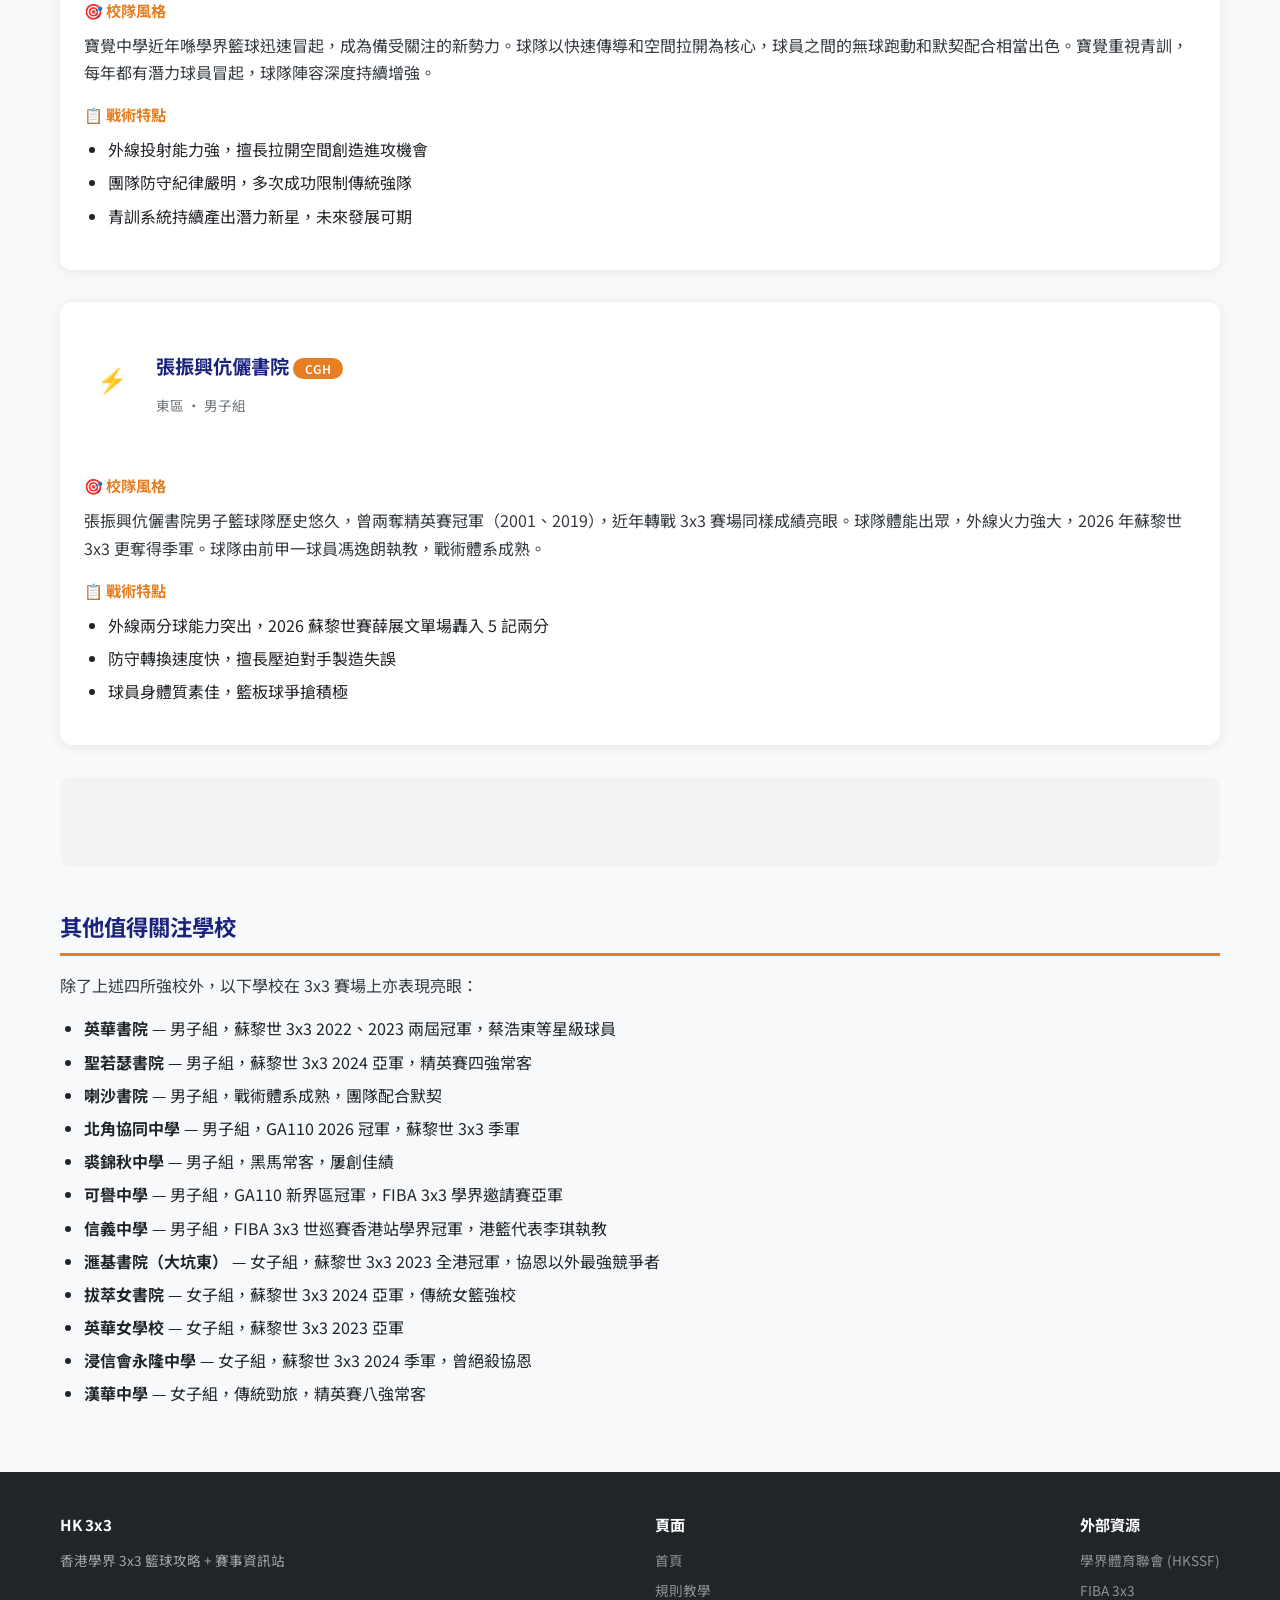
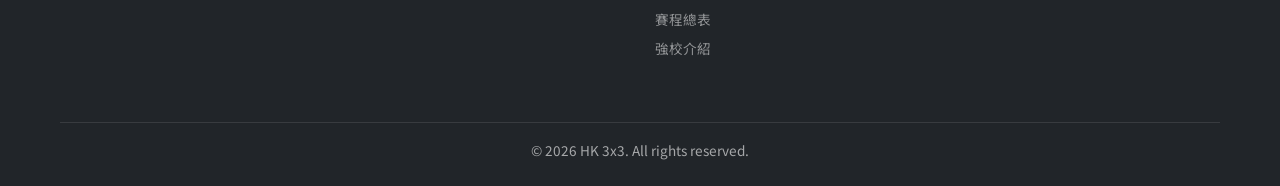
<file: articles/top-schools.html>
<!DOCTYPE html>
<html lang="zh-HK">
<head>
  <meta charset="UTF-8">
  <meta name="viewport" content="width=device-width, initial-scale=1.0">
  <title>學界 3x3 強校介紹 — 拔萃、協恩、寶覺、張振興 | 香港學界 3x3 籃球攻略</title>
  <meta name="description" content="深入分析香港學界 3x3 主要強校：拔萃男書院、協恩中學、寶覺中學、張振興伉儷書院等籃球成績、戰術風格與球員焦點。">
  <meta name="keywords" content="拔萃男書院籃球,協恩中學籃球,寶覺中學籃球,張振興伉儷書院,學界強校,3x3 學校,學界籃球">
  <meta property="og:title" content="學界 3x3 強校介紹">
  <meta property="og:description" content="拔萃男書院、協恩中學、寶覺中學、張振興伉儷書院 — 深入分析各校 3x3 實力。">
  <meta property="og:type" content="article">
  <meta property="og:url" content="https://hk3x3.cubedhub.com/articles/top-schools.html">
  <meta property="og:locale" content="zh_HK">
  <link rel="preconnect" href="https://fonts.googleapis.com">
  <link rel="preconnect" href="https://fonts.gstatic.com" crossorigin>
  <link href="https://fonts.googleapis.com/css2?family=Noto+Sans+TC:wght@400;500;600;700&display=swap" rel="stylesheet">
  <link rel="stylesheet" href="../css/style.css">
  <link rel="canonical" href="https://hk3x3.cubedhub.com/articles/top-schools.html">
  <!-- Google AdSense -->
  <meta name="google-adsense-account" content="ca-pub-4900630860092971">
  <!-- Google tag (gtag.js) -->
  <script async src="https://www.googletagmanager.com/gtag/js?id=G-132PFXDSM9"></script>
  <script>
    window.dataLayer = window.dataLayer || [];
    function gtag(){dataLayer.push(arguments);}
    gtag('js', new Date());
    gtag('config', 'G-132PFXDSM9');
  </script>
  <script async src="https://pagead2.googlesyndication.com/pagead/js/adsbygoogle.js?client=ca-pub-4900630860092971" crossorigin="anonymous"></script>
</head>
<body>

<header class="header">
  <div class="container">
    <a href="../index.html" class="logo">
      <span class="logo-icon">🏀</span>
      <span>HK 3x3</span>
    </a>
    <button class="hamburger" aria-label="選單">
      <span></span><span></span><span></span>
    </button>
    <nav class="nav">
      <a href="../index.html">首頁</a>
      <a href="rules-guide.html">規則教學</a>
      <a href="schedule-2026.html">賽程總表</a>
      <a href="top-schools.html">強校介紹</a>
    </nav>
  </div>
</header>

<section class="page-header">
  <div class="container">
    <h1>學界 3x3 強校介紹</h1>
    <p>深入剖析學界籃球傳統名校的 3x3 實力與球員焦點</p>
  </div>
</section>

<section class="content">
  <div class="container">

    <h2>學界 3x3 版圖</h2>
    <p>香港學界籃球多年來由數間傳統名校主導。以下為學界 3x3 賽場上備受關注的幾所學校，資料綜合自公開賽事資訊及學界體育報導。</p>

    <p style="font-size:0.85rem;color:var(--gray-500);font-style:italic;">⚠️ 本頁內容僅供參考，球員名單及賽果以各校及主辦單位官方公布為準。</p>

    <div class="school-card reveal">
      <div class="school-card-head">
        <div class="school-icon dbs">⚔️</div>
        <div>
          <h3>拔萃男書院 <span class="badge">DBS</span></h3>
          <p style="color:var(--gray-600);font-size:0.85rem;">九龍城區 • 男子組</p>
        </div>
      </div>
      <div class="school-card-body">
        <h4>🎯 校隊風格</h4>
        <p>拔萃男書院是香港學界籃球傳統勁旅，以硬朗防守和快速反擊聞名。球隊整體體能出眾，擅長利用 3x3 的開放空間進行擋拆配合。多年來在精英賽及各大學界賽事中保持競爭力，培育出多位代表香港出戰的年輕球員。</p>

        <h4>📋 戰術特點</h4>
        <ul>
          <li>防守壓迫性強，擅長製造對手失誤後快速反擊</li>
          <li>球員個人技術紮實，在 12 秒進攻時限下單打能力突出</li>
          <li>青訓體系成熟，每年均有新血補充</li>
        </ul>
      </div>
    </div>

    <div class="school-card reveal">
      <div class="school-card-head">
        <div class="school-icon hec">❤️</div>
        <div>
          <h3>協恩中學 <span class="badge">HYC</span></h3>
          <p style="color:var(--gray-600);font-size:0.85rem;">九龍城區 • 女子組</p>
        </div>
      </div>
      <div class="school-card-body">
        <h4>🎯 校隊風格</h4>
        <p>協恩中學女子籃球隊是香港學界女籃的传统強隊，多年來在各級賽事中屢創佳績。球隊戰術執行力高，防守輪轉快速，在 3x3 賽場上的區域聯防轉換極具效率。協恩球員普遍閱讀比賽能力強，整體配合默契。</p>

        <h4>📋 戰術特點</h4>
        <ul>
          <li>防守輪轉迅速，3x3 區域聯防切換流暢</li>
          <li>球員整體戰術素養高，關鍵時刻沉著</li>
          <li>多年累積的冠軍底蘊，球隊心理質素穩定</li>
        </ul>
      </div>
    </div>

    <div class="school-card reveal">
      <div class="school-card-head">
        <div class="school-icon pok">🌿</div>
        <div>
          <h3>寶覺中學 <span class="badge">POK</span></h3>
          <p style="color:var(--gray-600);font-size:0.85rem;">西貢區 • 男子組</p>
        </div>
      </div>
      <div class="school-card-body">
        <h4>🎯 校隊風格</h4>
        <p>寶覺中學近年喺學界籃球迅速冒起，成為備受關注的新勢力。球隊以快速傳導和空間拉開為核心，球員之間的無球跑動和默契配合相當出色。寶覺重視青訓，每年都有潛力球員冒起，球隊陣容深度持續增強。</p>

        <h4>📋 戰術特點</h4>
        <ul>
          <li>外線投射能力強，擅長拉開空間創造進攻機會</li>
          <li>團隊防守紀律嚴明，多次成功限制傳統強隊</li>
          <li>青訓系統持續產出潛力新星，未來發展可期</li>
        </ul>
      </div>
    </div>

    <div class="school-card reveal">
      <div class="school-card-head">
        <div class="school-icon cgh">⚡</div>
        <div>
          <h3>張振興伉儷書院 <span class="badge">CGH</span></h3>
          <p style="color:var(--gray-600);font-size:0.85rem;">東區 • 男子組</p>
        </div>
      </div>
      <div class="school-card-body">
        <h4>🎯 校隊風格</h4>
        <p>張振興伉儷書院男子籃球隊歷史悠久，曾兩奪精英賽冠軍（2001、2019），近年轉戰 3x3 賽場同樣成績亮眼。球隊體能出眾，外線火力強大，2026 年蘇黎世 3x3 更奪得季軍。球隊由前甲一球員馮逸朗執教，戰術體系成熟。</p>

        <h4>📋 戰術特點</h4>
        <ul>
          <li>外線兩分球能力突出，2026 蘇黎世賽薛展文單場轟入 5 記兩分</li>
          <li>防守轉換速度快，擅長壓迫對手製造失誤</li>
          <li>球員身體質素佳，籃板球爭搶積極</li>
        </ul>
      </div>
    </div>

    <div class="ad-unit">
      <ins class="adsbygoogle"
           style="display:block"
           data-ad-client="ca-pub-4900630860092971"
           data-ad-slot="1234567890"
           data-ad-format="auto"
           data-full-width-responsive="true"></ins>
      <script>(adsbygoogle = window.adsbygoogle || []).push({});</script>
    </div>

    <h2>其他值得關注學校</h2>
    <p>除了上述四所強校外，以下學校在 3x3 賽場上亦表現亮眼：</p>
    <ul>
      <li><strong>英華書院</strong> — 男子組，蘇黎世 3x3 2022、2023 兩屆冠軍，蔡浩東等星級球員</li>
      <li><strong>聖若瑟書院</strong> — 男子組，蘇黎世 3x3 2024 亞軍，精英賽四強常客</li>
      <li><strong>喇沙書院</strong> — 男子組，戰術體系成熟，團隊配合默契</li>
      <li><strong>北角協同中學</strong> — 男子組，GA110 2026 冠軍，蘇黎世 3x3 季軍</li>
      <li><strong>裘錦秋中學</strong> — 男子組，黑馬常客，屢創佳績</li>
      <li><strong>可譽中學</strong> — 男子組，GA110 新界區冠軍，FIBA 3x3 學界邀請賽亞軍</li>
      <li><strong>信義中學</strong> — 男子組，FIBA 3x3 世巡賽香港站學界冠軍，港籃代表李琪執教</li>
      <li><strong>滙基書院（大坑東）</strong> — 女子組，蘇黎世 3x3 2023 全港冠軍，協恩以外最強競爭者</li>
      <li><strong>拔萃女書院</strong> — 女子組，蘇黎世 3x3 2024 亞軍，傳統女籃強校</li>
      <li><strong>英華女學校</strong> — 女子組，蘇黎世 3x3 2023 亞軍</li>
      <li><strong>浸信會永隆中學</strong> — 女子組，蘇黎世 3x3 2024 季軍，曾絕殺協恩</li>
      <li><strong>漢華中學</strong> — 女子組，傳統勁旅，精英賽八強常客</li>
    </ul>

  </div>
</section>

<footer class="footer">
  <div class="container">
    <div class="footer-col">
      <h4>HK 3x3</h4>
      <p>香港學界 3x3 籃球攻略 + 賽事資訊站</p>
    </div>
    <div class="footer-col">
      <h4>頁面</h4>
      <a href="../index.html">首頁</a>
      <a href="rules-guide.html">規則教學</a>
      <a href="schedule-2026.html">賽程總表</a>
      <a href="top-schools.html">強校介紹</a>
    </div>
    <div class="footer-col">
      <h4>外部資源</h4>
      <a href="http://www.hkssf.org.hk/" target="_blank" rel="noopener">學界體育聯會 (HKSSF)</a>
      <a href="https://fiba3x3.com/" target="_blank" rel="noopener">FIBA 3x3</a>
    </div>
    <div class="footer-bottom">
      &copy; 2026 HK 3x3. All rights reserved.
    </div>
  </div>
</footer>

<script src="../js/main.js"></script>
</body>
</html>
</file>
<file: css/style.css>
:root {
  --orange: #e67e22;
  --orange-dark: #d35400;
  --orange-light: #f39c12;
  --navy: #1a237e;
  --navy-dark: #0d1240;
  --navy-light: #283593;
  --white: #ffffff;
  --gray-50: #f8f9fa;
  --gray-100: #f1f3f5;
  --gray-200: #e9ecef;
  --gray-300: #dee2e6;
  --gray-600: #6c757d;
  --gray-800: #343a40;
  --gray-900: #212529;
  --font: 'Noto Sans TC', sans-serif;
  --shadow: 0 2px 12px rgba(0,0,0,0.08);
  --shadow-lg: 0 8px 30px rgba(0,0,0,0.12);
  --radius: 12px;
  --radius-sm: 8px;
  --max-width: 1200px;
  --header-h: 64px;
}

*, *::before, *::after { margin: 0; padding: 0; box-sizing: border-box; }

html { scroll-behavior: smooth; }

body {
  font-family: var(--font);
  color: var(--gray-900);
  background: var(--gray-50);
  line-height: 1.7;
  padding-top: var(--header-h);
}

a { color: var(--orange); text-decoration: none; transition: color 0.2s; }
a:hover { color: var(--orange-dark); }

img { max-width: 100%; height: auto; display: block; }

.container {
  max-width: var(--max-width);
  margin: 0 auto;
  padding: 0 20px;
}

/* ── Header ── */
.header {
  position: fixed;
  top: 0; left: 0; right: 0;
  height: var(--header-h);
  background: var(--white);
  border-bottom: 1px solid var(--gray-200);
  z-index: 1000;
  display: flex;
  align-items: center;
}

.header .container {
  display: flex;
  align-items: center;
  justify-content: space-between;
  width: 100%;
}

.logo {
  display: flex;
  align-items: center;
  gap: 10px;
  font-size: 1.25rem;
  font-weight: 700;
  color: var(--navy);
}

.logo-icon {
  width: 36px; height: 36px;
  background: linear-gradient(135deg, var(--orange), var(--orange-light));
  border-radius: 8px;
  display: flex;
  align-items: center;
  justify-content: center;
  font-size: 1.1rem;
  color: var(--white);
}

.nav { display: flex; align-items: center; gap: 24px; }
.nav a {
  color: var(--gray-800);
  font-size: 0.9rem;
  font-weight: 500;
  position: relative;
}
.nav a::after {
  content: '';
  position: absolute;
  bottom: -4px; left: 0;
  width: 0; height: 2px;
  background: var(--orange);
  transition: width 0.25s;
}
.nav a:hover::after { width: 100%; }
.nav a:hover { color: var(--orange); }

.hamburger {
  display: none;
  flex-direction: column;
  gap: 5px;
  cursor: pointer;
  background: none;
  border: none;
  padding: 4px;
}
.hamburger span {
  display: block;
  width: 24px; height: 2px;
  background: var(--gray-900);
  transition: 0.3s;
  border-radius: 2px;
}
.hamburger.active span:nth-child(1) { transform: rotate(45deg) translate(5px, 5px); }
.hamburger.active span:nth-child(2) { opacity: 0; }
.hamburger.active span:nth-child(3) { transform: rotate(-45deg) translate(5px, -5px); }

@media (max-width: 768px) {
  .hamburger { display: flex; }
  .nav {
    position: fixed;
    top: var(--header-h); left: 0; right: 0;
    background: var(--white);
    flex-direction: column;
    padding: 20px;
    gap: 16px;
    border-bottom: 1px solid var(--gray-200);
    transform: translateY(-100%);
    opacity: 0;
    pointer-events: none;
    transition: 0.3s;
  }
  .nav.open {
    transform: translateY(0);
    opacity: 1;
    pointer-events: all;
  }
}

/* ── Hero ── */
.hero {
  background: linear-gradient(135deg, var(--navy) 0%, var(--navy-dark) 50%, #0d1b4a 100%);
  color: var(--white);
  padding: 80px 0 60px;
  text-align: center;
  position: relative;
  overflow: hidden;
}
.hero::before {
  content: '';
  position: absolute;
  inset: 0;
  background: radial-gradient(ellipse at 20% 50%, rgba(230,126,34,0.15) 0%, transparent 60%),
              radial-gradient(ellipse at 80% 50%, rgba(230,126,34,0.1) 0%, transparent 60%);
}
.hero * { position: relative; z-index: 1; }
.hero h1 { font-size: 2.8rem; font-weight: 700; margin-bottom: 16px; }
.hero h1 span { color: var(--orange); }
.hero p {
  font-size: 1.1rem;
  color: rgba(255,255,255,0.8);
  max-width: 600px;
  margin: 0 auto 32px;
}

@media (max-width: 768px) {
  .hero { padding: 60px 0 40px; }
  .hero h1 { font-size: 1.8rem; }
}

/* ── Countdown ── */
.countdown-wrap {
  display: flex;
  justify-content: center;
  gap: 16px;
  margin-bottom: 24px;
}
.countdown-item {
  background: rgba(255,255,255,0.1);
  border: 1px solid rgba(255,255,255,0.2);
  border-radius: var(--radius);
  padding: 12px 20px;
  min-width: 70px;
  text-align: center;
  backdrop-filter: blur(4px);
}
.countdown-item .num {
  font-size: 1.8rem;
  font-weight: 700;
  color: var(--orange);
  display: block;
  line-height: 1.2;
}
.countdown-item .label {
  font-size: 0.75rem;
  color: rgba(255,255,255,0.7);
  text-transform: uppercase;
  letter-spacing: 1px;
}

/* ── Section ── */
.section { padding: 64px 0; }
.section-title {
  font-size: 1.6rem;
  font-weight: 700;
  color: var(--navy);
  margin-bottom: 8px;
}
.section-sub {
  color: var(--gray-600);
  margin-bottom: 40px;
  font-size: 0.95rem;
}

/* ── Timeline ── */
.timeline { position: relative; padding-left: 40px; }
.timeline::before {
  content: '';
  position: absolute;
  left: 15px; top: 0; bottom: 0;
  width: 3px;
  background: linear-gradient(to bottom, var(--orange), var(--navy));
  border-radius: 2px;
}
.timeline-item {
  position: relative;
  margin-bottom: 32px;
  padding: 20px 24px;
  background: var(--white);
  border-radius: var(--radius);
  box-shadow: var(--shadow);
  transition: transform 0.25s, box-shadow 0.25s;
  cursor: default;
}
.timeline-item:hover {
  transform: translateX(4px);
  box-shadow: var(--shadow-lg);
}
.timeline-item::before {
  content: '';
  position: absolute;
  left: -33px; top: 24px;
  width: 12px; height: 12px;
  background: var(--orange);
  border: 3px solid var(--white);
  border-radius: 50%;
  box-shadow: 0 0 0 2px var(--orange);
}
.timeline-item .date {
  font-size: 0.8rem;
  color: var(--orange);
  font-weight: 600;
  text-transform: uppercase;
  letter-spacing: 1px;
}
.timeline-item h3 { font-size: 1.1rem; margin: 4px 0; }
.timeline-item p { font-size: 0.9rem; color: var(--gray-600); }

/* ── Cards ── */
.card-grid {
  display: grid;
  grid-template-columns: repeat(auto-fill, minmax(300px, 1fr));
  gap: 24px;
}
.card {
  display: block;
  background: var(--white);
  border-radius: var(--radius);
  overflow: hidden;
  box-shadow: var(--shadow);
  transition: transform 0.3s, box-shadow 0.3s;
  color: inherit;
  text-decoration: none;
}
.card:hover {
  transform: translateY(-6px);
  box-shadow: var(--shadow-lg);
}
.card-body { padding: 20px; }
.card-body .tag {
  display: inline-block;
  background: var(--orange);
  color: var(--white);
  font-size: 0.75rem;
  padding: 2px 10px;
  border-radius: 20px;
  margin-bottom: 8px;
  font-weight: 500;
}
.card-body h3 { font-size: 1.1rem; margin-bottom: 8px; color: var(--gray-900); }
.card-body p { font-size: 0.9rem; color: var(--gray-600); }
.card-thumb {
  height: 180px;
  background: linear-gradient(135deg, var(--navy-light), var(--navy));
  display: flex;
  align-items: center;
  justify-content: center;
  font-size: 2.5rem;
  color: rgba(255,255,255,0.2);
}

/* ── Footer ── */
.footer {
  background: var(--gray-900);
  color: rgba(255,255,255,0.6);
  padding: 40px 0 24px;
  font-size: 0.85rem;
}
.footer .container {
  display: flex;
  flex-wrap: wrap;
  justify-content: space-between;
  gap: 24px;
}
.footer-col h4 { color: var(--white); margin-bottom: 12px; font-size: 0.95rem; }
.footer-col a { display: block; color: rgba(255,255,255,0.5); margin-bottom: 6px; }
.footer-col a:hover { color: var(--orange); }
.footer-bottom {
  margin-top: 32px;
  padding-top: 16px;
  border-top: 1px solid rgba(255,255,255,0.1);
  text-align: center;
  width: 100%;
}

/* ── Page Header ── */
.page-header {
  background: linear-gradient(135deg, var(--navy), var(--navy-dark));
  color: var(--white);
  padding: 48px 0 40px;
  text-align: center;
}
.page-header h1 { font-size: 2rem; margin-bottom: 8px; }
.page-header p { color: rgba(255,255,255,0.7); font-size: 0.95rem; }

/* ── Content ── */
.content { padding: 48px 0; }
.content h2 {
  font-size: 1.4rem;
  color: var(--navy);
  margin: 40px 0 16px;
  padding-bottom: 8px;
  border-bottom: 3px solid var(--orange);
}
.content h3 { font-size: 1.15rem; color: var(--navy); margin: 24px 0 12px; }
.content p { margin-bottom: 16px; color: var(--gray-800); }
.content ul, .content ol { margin: 0 0 16px 24px; }
.content li { margin-bottom: 6px; }

/* ── Table ── */
.table-wrap { overflow-x: auto; margin: 24px 0; }
table {
  width: 100%;
  border-collapse: collapse;
  font-size: 0.9rem;
}
th, td {
  padding: 12px 16px;
  text-align: left;
  border-bottom: 1px solid var(--gray-200);
}
th {
  background: var(--navy);
  color: var(--white);
  font-weight: 600;
}
tr:nth-child(even) { background: var(--gray-100); }
tr:hover { background: #fff3e0; }

/* ── School Card ── */
.school-card {
  background: var(--white);
  border-radius: var(--radius);
  box-shadow: var(--shadow);
  overflow: hidden;
  margin-bottom: 32px;
  transition: transform 0.3s, box-shadow 0.3s;
}
.school-card:hover {
  transform: translateY(-4px);
  box-shadow: var(--shadow-lg);
}
.school-card-head {
  padding: 24px;
  display: flex;
  align-items: center;
  gap: 16px;
}
.school-icon {
  width: 56px; height: 56px;
  border-radius: 50%;
  display: flex;
  align-items: center;
  justify-content: center;
  font-size: 1.5rem;
  color: var(--white);
  flex-shrink: 0;
}
.school-icon.dbs { background: linear-gradient(135deg, #1a237e, #283593); }
.school-icon.hec { background: linear-gradient(135deg, #c62828, #e53935); }
.school-icon.pok { background: linear-gradient(135deg, #2e7d32, #43a047); }
.school-card-head h3 { font-size: 1.2rem; color: var(--navy); }
.school-card-head .badge {
  background: var(--orange);
  color: var(--white);
  padding: 2px 12px;
  border-radius: 20px;
  font-size: 0.75rem;
  font-weight: 600;
}
.school-card-body { padding: 0 24px 24px; }
.school-card-body h4 {
  color: var(--orange);
  font-size: 0.95rem;
  margin: 16px 0 8px;
}
.player-list { list-style: none; margin: 0; }
.player-list li {
  padding: 8px 0;
  border-bottom: 1px solid var(--gray-100);
  display: flex;
  justify-content: space-between;
}
.player-list li:last-child { border: none; }
.player-list .name { font-weight: 500; }
.player-list .note { color: var(--gray-600); font-size: 0.85rem; }

/* ── Event Card ── */
.event-card {
  background: var(--white);
  border-radius: var(--radius);
  box-shadow: var(--shadow);
  padding: 24px;
  margin-bottom: 20px;
  display: flex;
  flex-wrap: wrap;
  gap: 16px;
  align-items: center;
  transition: transform 0.25s, box-shadow 0.25s;
}
.event-card:hover {
  transform: translateX(4px);
  box-shadow: var(--shadow-lg);
}
.event-date {
  text-align: center;
  min-width: 64px;
}
.event-date .month {
  display: block;
  background: var(--orange);
  color: var(--white);
  font-size: 0.7rem;
  padding: 2px 8px;
  border-radius: 4px 4px 0 0;
  font-weight: 600;
  text-transform: uppercase;
}
.event-date .day {
  display: block;
  font-size: 1.5rem;
  font-weight: 700;
  color: var(--navy);
  background: var(--gray-100);
  padding: 4px 8px;
  border-radius: 0 0 4px 4px;
}
.event-info { flex: 1; min-width: 200px; }
.event-info h3 { font-size: 1.05rem; margin-bottom: 4px; }
.event-info p { font-size: 0.85rem; color: var(--gray-600); margin: 0; }
.event-countdown {
  font-size: 0.85rem;
  color: var(--orange);
  font-weight: 600;
  white-space: nowrap;
}

/* ── Scroll Reveal ── */
.reveal {
  opacity: 0;
  transform: translateY(24px);
  transition: opacity 0.6s, transform 0.6s;
}
.reveal.visible {
  opacity: 1;
  transform: translateY(0);
}

/* ── Buttons ── */
.btn {
  display: inline-block;
  padding: 10px 24px;
  border-radius: var(--radius-sm);
  font-weight: 600;
  font-size: 0.9rem;
  font-family: var(--font);
  border: none;
  cursor: pointer;
  transition: 0.2s;
}
.btn-orange { background: var(--orange); color: var(--white); }
.btn-orange:hover { background: var(--orange-dark); color: var(--white); }
.btn-outline {
  background: transparent;
  color: var(--white);
  border: 2px solid rgba(255,255,255,0.3);
}
.btn-outline:hover { border-color: var(--orange); color: var(--orange); }

/* ── Interactive Diagram ── */
.diagram {
  display: flex;
  flex-wrap: wrap;
  gap: 16px;
  margin: 24px 0;
  justify-content: center;
}
.diagram-item {
  background: var(--white);
  border: 2px solid var(--gray-200);
  border-radius: var(--radius);
  padding: 24px;
  flex: 1 1 180px;
  text-align: center;
  transition: 0.3s;
  cursor: default;
}
.diagram-item:hover {
  border-color: var(--orange);
  transform: scale(1.03);
  box-shadow: var(--shadow);
}
.diagram-item .icon { font-size: 2rem; margin-bottom: 8px; }
.diagram-item h4 { font-size: 0.95rem; color: var(--navy); }
.diagram-item p { font-size: 0.8rem; color: var(--gray-600); margin: 0; }

/* ── Ad Unit ── */
.ad-unit {
  margin: 32px 0;
  text-align: center;
  min-height: 90px;
  background: var(--gray-100);
  border-radius: var(--radius);
  display: flex;
  align-items: center;
  justify-content: center;
}

/* ── Utility ── */
.text-center { text-align: center; }
.mt-0 { margin-top: 0; }
.mb-0 { margin-bottom: 0; }
</file>
